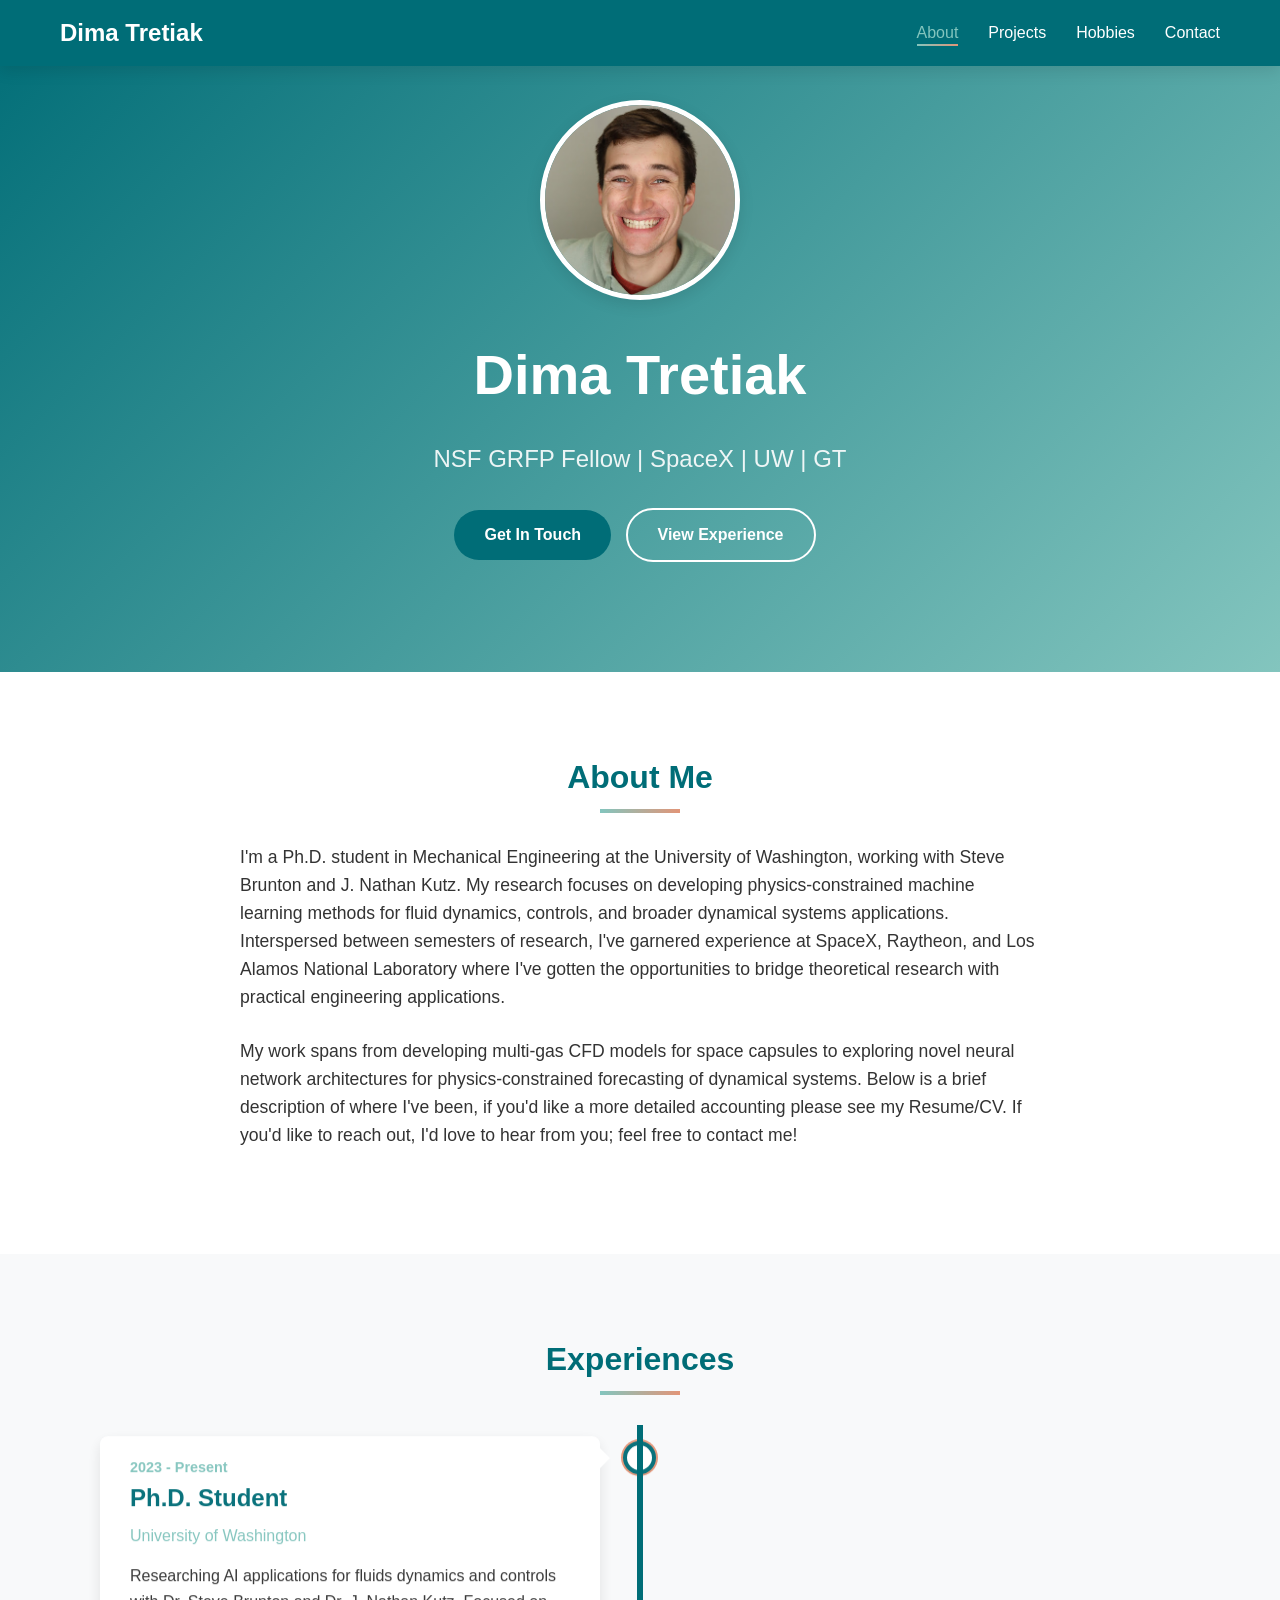
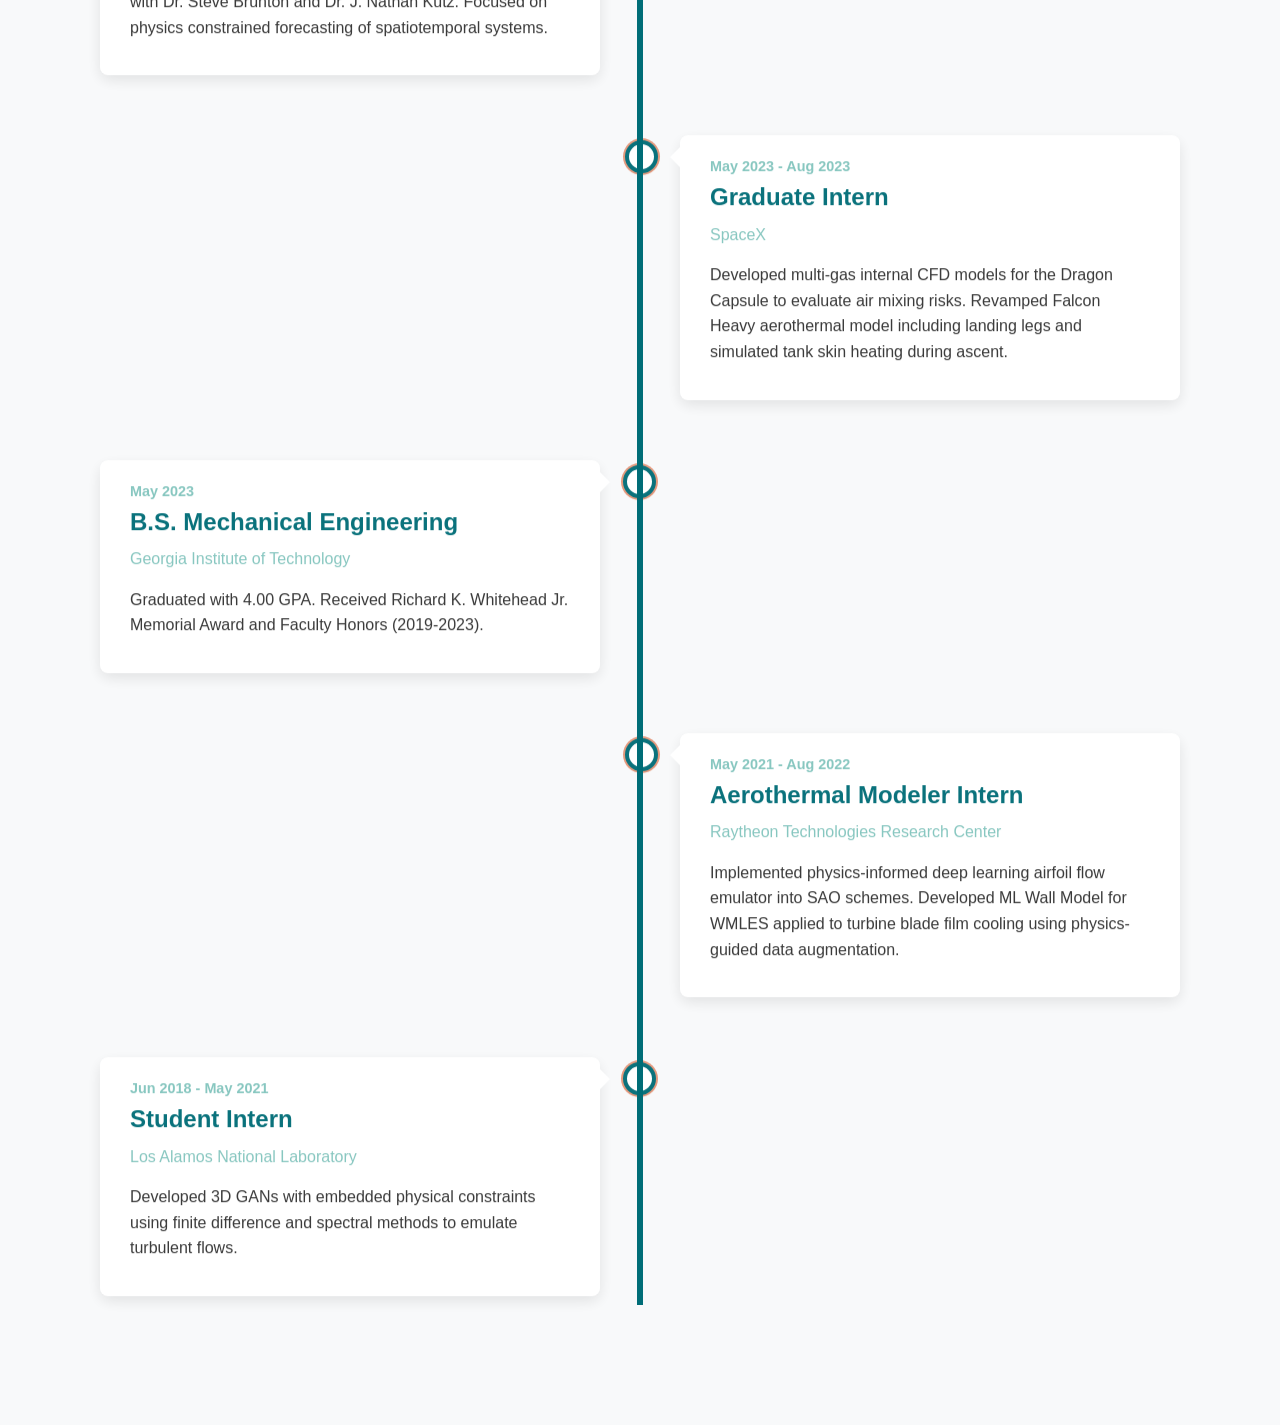
<file: index.html>
<!DOCTYPE html>
<html lang="en">

<head>
    <meta charset="UTF-8">
    <meta name="viewport" content="width=device-width, initial-scale=1.0">
    <title>Dima Tretiak | Researcher in Fluid Dynamics & Machine Learning</title>
    <meta http-equiv="refresh" content="0; url=pages/about.html">
</head>

<body>
    <p>Redirecting to <a href="pages/about.html">about page</a>...</p>
</body>

</html>
</file>
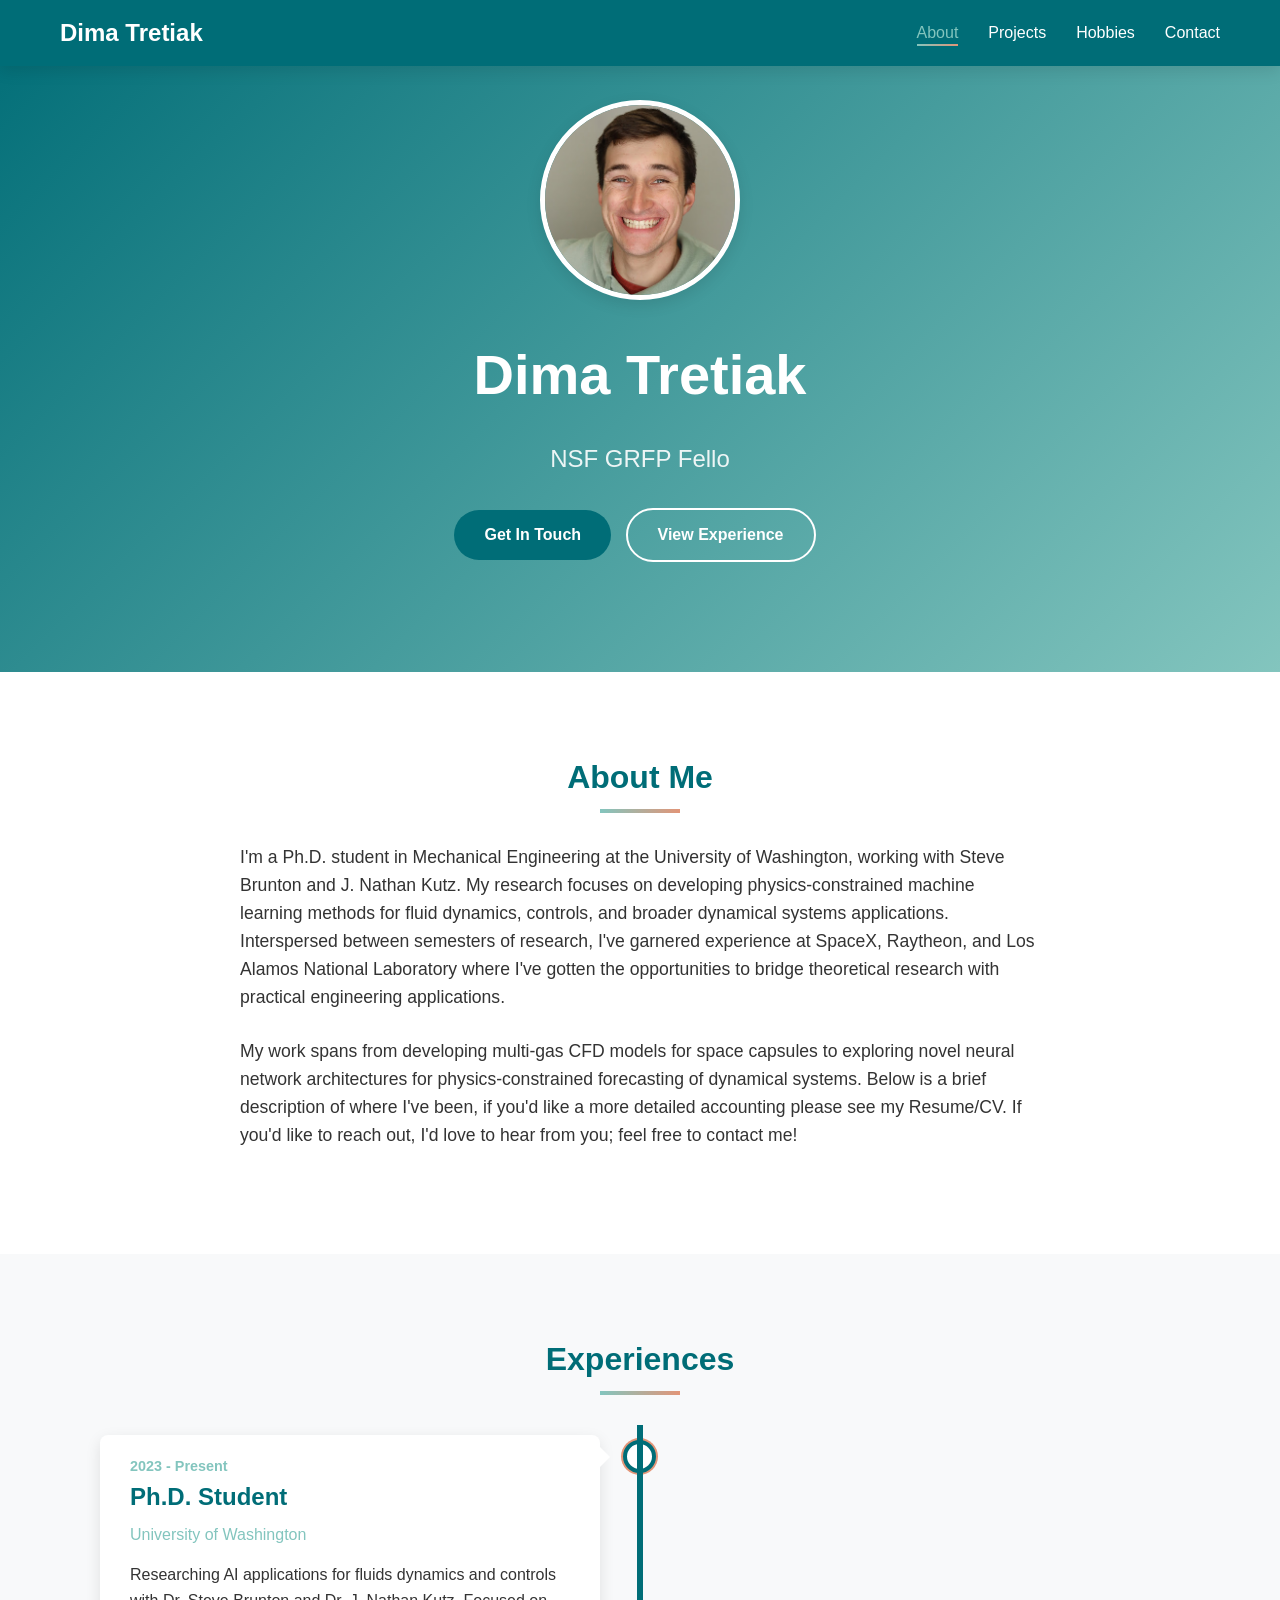
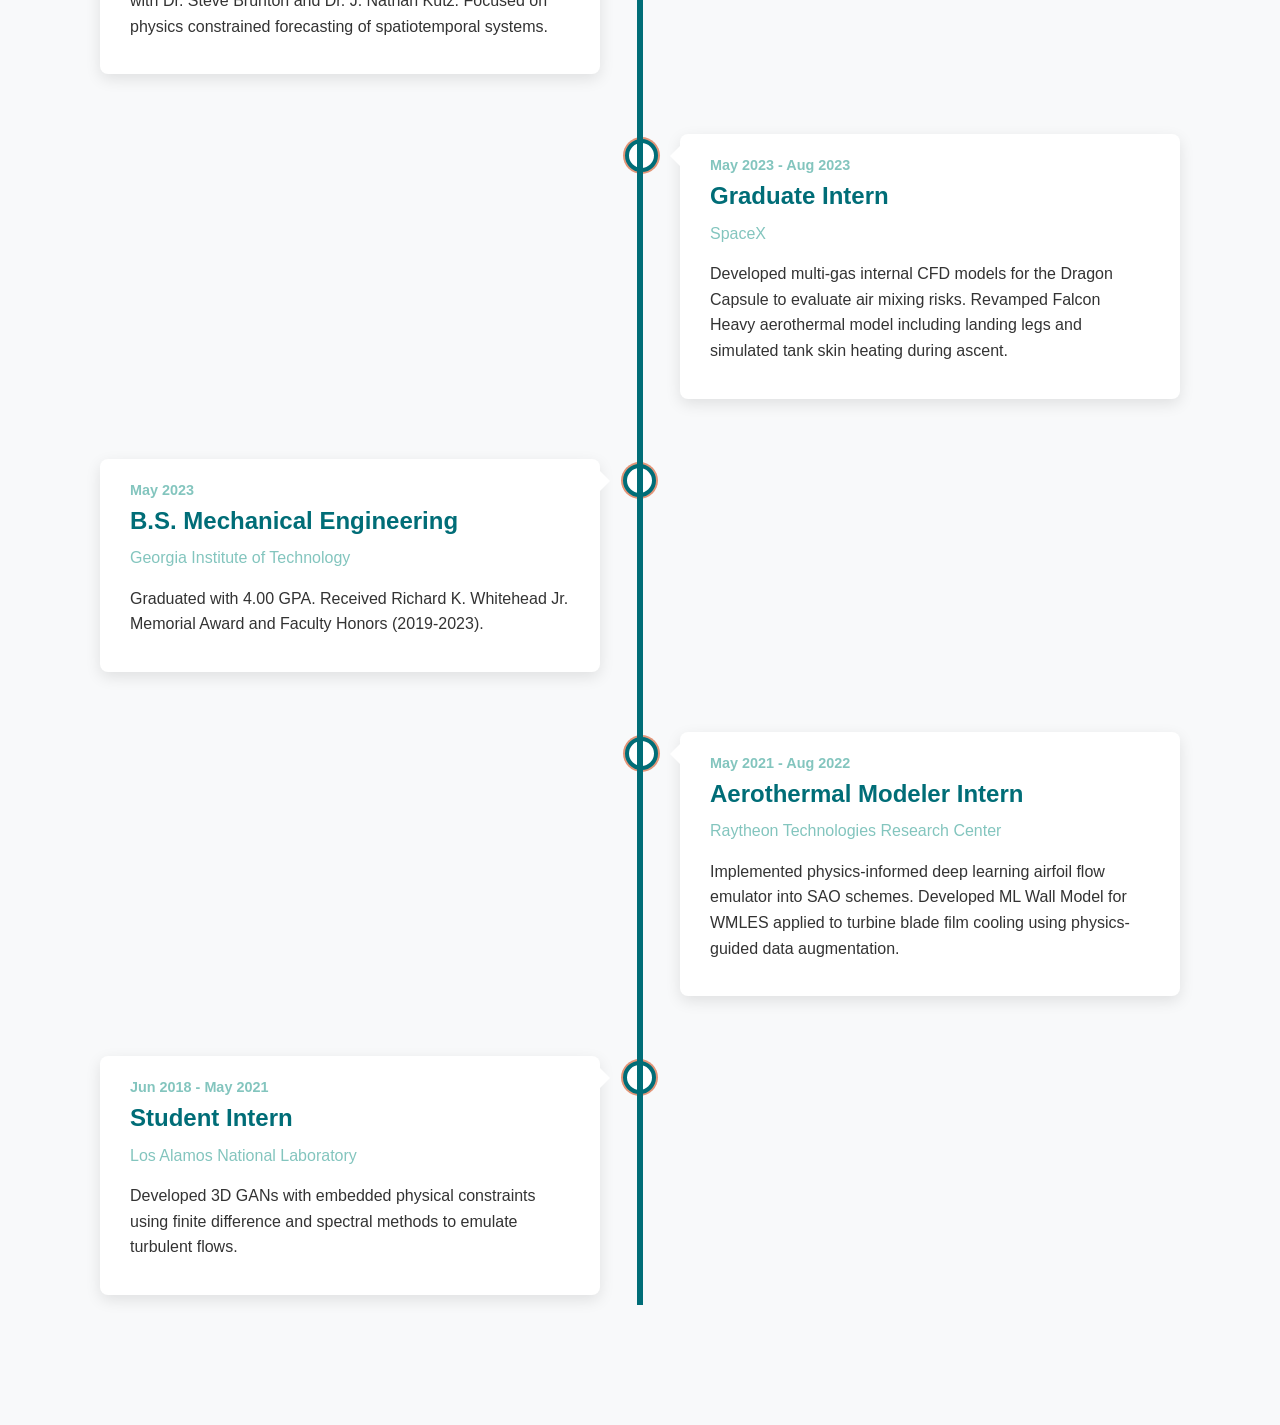
<file: pages/about.html>
<!DOCTYPE html>
<html lang="en">

<head>
    <meta charset="UTF-8">
    <meta name="viewport" content="width=device-width, initial-scale=1.0">
    <title>About | Dima Tretiak</title>
    <link rel="stylesheet" href="https://cdnjs.cloudflare.com/ajax/libs/font-awesome/6.0.0-beta3/css/all.min.css">
    <link rel="stylesheet" href="../assets/css/styles.css">
</head>

<body>
    <header>
        <nav class="container">
            <div class="logo">
                <h3>Dima Tretiak</h3>
            </div>
            <ul class="nav-links">
                <li><a href="about.html" class="active">About</a></li>
                <li><a href="projects.html">Projects</a></li>
                <li><a href="hobbies.html">Hobbies</a></li>
                <li><a href="contact.html">Contact</a></li>
            </ul>
            <div class="burger">
                <div class="line1"></div>
                <div class="line2"></div>
                <div class="line3"></div>
            </div>
        </nav>
    </header>

    <main>
        <!-- Hero Section -->
        <section class="hero">
            <div class="hero-content">
                <div class="profile-image-hero">
                    <img src="../assets/images/DT_Headshot.jpg" alt="Dima Tretiak">
                </div>
                <h1>Dima Tretiak</h1>
                <p class="hero-subtitle">NSF GRFP Fellow | SpaceX | UW | GT</p>
                <div class="hero-buttons">
                    <a href="contact.html" class="btn">Get In Touch</a>
                    <a href="#timeline" class="btn btn-outline">View Experience</a>
                </div>
            </div>
        </section>

        <!-- About Section -->
        <section class="about-section">
            <div class="container">
                <h2>About Me</h2>
                <div class="about-content">
                    <div class="about-text">
                        <p> I'm a Ph.D. student in Mechanical Engineering at the University of Washington, working with
                            Steve Brunton and J. Nathan Kutz. My research focuses on developing physics-constrained
                            machine learning methods for fluid dynamics, controls, and broader dynamical systems
                            applications. Interspersed between semesters of research, I've garnered experience
                            at SpaceX, Raytheon, and Los Alamos National Laboratory where I've gotten the opportunities
                            to bridge theoretical research with practical engineering applications.</p>

                        <p>My work spans from developing multi-gas CFD models for space capsules to exploring novel
                            neural network architectures for physics-constrained forecasting of dynamical systems. Below
                            is a brief description of where I've been, if you'd like a more detailed accounting please
                            see my Resume/CV. If you'd like to reach out, I'd love to hear from you; feel free to
                            contact me!</p>
                    </div>
                </div>
            </div>
        </section>

        <!-- Experience Timeline -->
        <section class="experience-section" id="timeline">
            <div class="container">
                <h2>Experiences</h2>
                <div class="timeline">
                    <div class="timeline-item left">
                        <div class="timeline-content">
                            <div class="timeline-date">2023 - Present</div>
                            <h3>Ph.D. Student</h3>
                            <h4>University of Washington</h4>
                            <p>Researching AI applications for fluids dynamics and controls with Dr.
                                Steve Brunton and Dr. J. Nathan Kutz. Focused on physics constrained
                                forecasting of spatiotemporal systems.
                            </p>
                        </div>
                    </div>

                    <div class="timeline-item right">
                        <div class="timeline-content">
                            <div class="timeline-date">May 2023 - Aug 2023</div>
                            <h3>Graduate Intern</h3>
                            <h4>SpaceX</h4>
                            <p>Developed multi-gas internal CFD models for the Dragon Capsule to evaluate air mixing
                                risks. Revamped Falcon Heavy aerothermal model including landing legs and simulated
                                tank skin heating during ascent.</p>
                        </div>
                    </div>

                    <div class="timeline-item left">
                        <div class="timeline-content">
                            <div class="timeline-date">May 2023</div>
                            <h3>B.S. Mechanical Engineering</h3>
                            <h4>Georgia Institute of Technology</h4>
                            <p>Graduated with 4.00 GPA. Received Richard K. Whitehead Jr. Memorial Award and Faculty
                                Honors (2019-2023).</p>
                        </div>
                    </div>

                    <div class="timeline-item right">
                        <div class="timeline-content">
                            <div class="timeline-date">May 2021 - Aug 2022</div>
                            <h3>Aerothermal Modeler Intern</h3>
                            <h4>Raytheon Technologies Research Center</h4>
                            <p>Implemented physics-informed deep learning airfoil flow emulator into SAO schemes.
                                Developed ML Wall Model for WMLES applied to turbine blade film cooling using
                                physics-guided data augmentation.</p>
                        </div>
                    </div>

                    <div class="timeline-item left">
                        <div class="timeline-content">
                            <div class="timeline-date">Jun 2018 - May 2021</div>
                            <h3>Student Intern</h3>
                            <h4>Los Alamos National Laboratory</h4>
                            <p>Developed 3D GANs with embedded physical constraints using finite difference and spectral
                                methods to emulate turbulent flows.</p>
                        </div>
                    </div>


                </div>
            </div>
        </section>
    </main>

    <script src="../assets/js/script.js"></script>
</body>

</html>
</file>
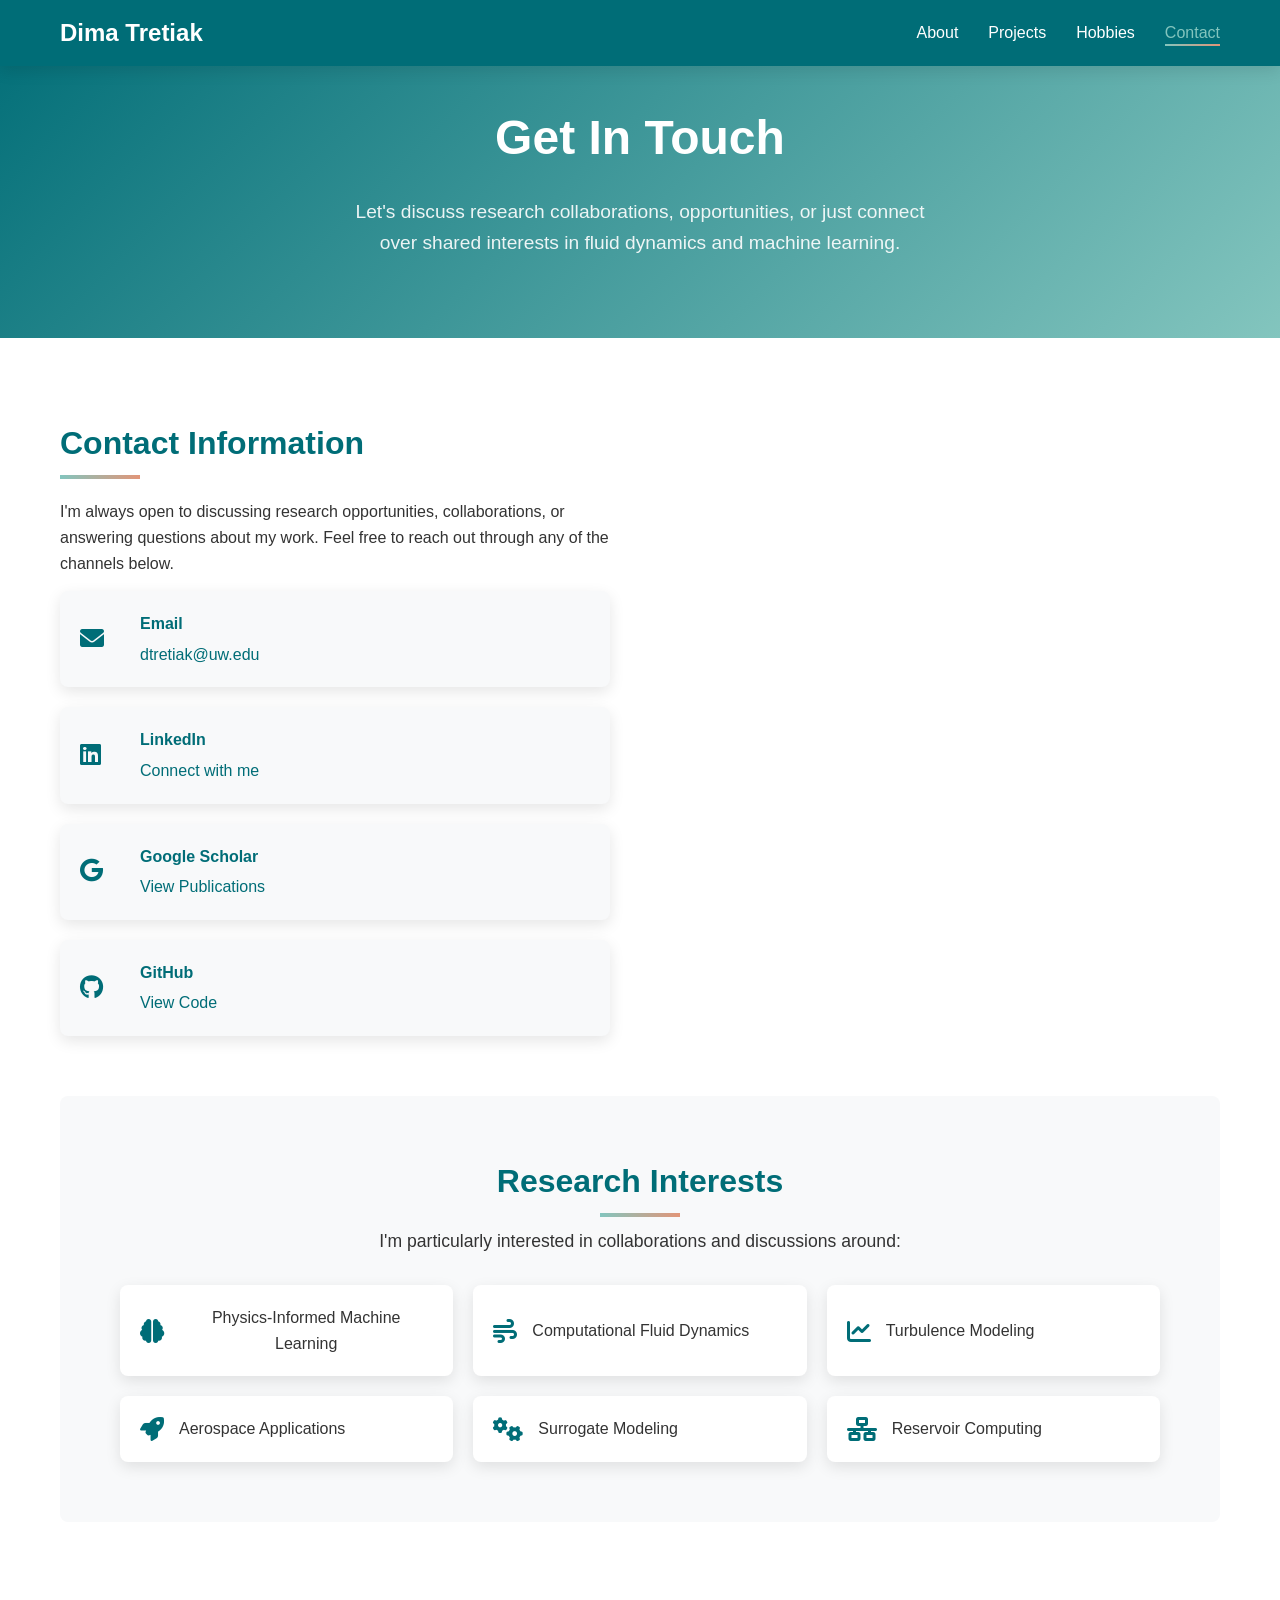
<file: pages/contact.html>
<!DOCTYPE html>
<html lang="en">

<head>
    <meta charset="UTF-8">
    <meta name="viewport" content="width=device-width, initial-scale=1.0">
    <title>Contact | Dima Tretiak</title>
    <link rel="stylesheet" href="https://cdnjs.cloudflare.com/ajax/libs/font-awesome/6.0.0-beta3/css/all.min.css">
    <link rel="stylesheet" href="../assets/css/styles.css">
</head>

<body>
    <header>
        <nav class="container">
            <div class="logo">
                <h3>Dima Tretiak</h3>
            </div>
            <ul class="nav-links">
                <li><a href="about.html">About</a></li>
                <li><a href="projects.html">Projects</a></li>
                <li><a href="hobbies.html">Hobbies</a></li>
                <li><a href="contact.html" class="active">Contact</a></li>
            </ul>
            <div class="burger">
                <div class="line1"></div>
                <div class="line2"></div>
                <div class="line3"></div>
            </div>
        </nav>
    </header>

    <main>
        <!-- Contact Hero -->
        <section class="contact-hero">
            <div class="container">
                <h1>Get In Touch</h1>
                <p>Let's discuss research collaborations, opportunities, or just connect over shared interests in fluid
                    dynamics and machine learning.</p>
            </div>
        </section>

        <!-- Contact Information -->
        <section class="contact-section">
            <div class="container">
                <div class="contact-grid">
                    <div class="contact-info">
                        <h2>Contact Information</h2>
                        <p>I'm always open to discussing research opportunities, collaborations, or answering questions
                            about my work. Feel free to reach out through any of the channels below.</p>

                        <div class="contact-items">
                            <div class="contact-item">
                                <div class="contact-icon">
                                    <i class="fas fa-envelope"></i>
                                </div>
                                <div class="contact-text">
                                    <h4>Email</h4>
                                    <p><a href="mailto:dtretiak@uw.edu">dtretiak@uw.edu</a></p>
                                </div>
                            </div>

                            <div class="contact-item">
                                <div class="contact-icon">
                                    <i class="fab fa-linkedin"></i>
                                </div>
                                <div class="contact-text">
                                    <h4>LinkedIn</h4>
                                    <p><a href="#" target="_blank">Connect with me</a></p>
                                </div>
                            </div>

                            <div class="contact-item">
                                <div class="contact-icon">
                                    <i class="fab fa-google"></i>
                                </div>
                                <div class="contact-text">
                                    <h4>Google Scholar</h4>
                                    <p><a href="#" target="_blank">View Publications</a></p>
                                </div>
                            </div>

                            <div class="contact-item">
                                <div class="contact-icon">
                                    <i class="fab fa-github"></i>
                                </div>
                                <div class="contact-text">
                                    <h4>GitHub</h4>
                                    <p><a href="#" target="_blank">View Code</a></p>
                                </div>
                            </div>
                        </div>
                    </div>
                </div>

                <!-- Research Interests -->
                <div class="research-interests">
                    <h2>Research Interests</h2>
                    <p>I'm particularly interested in collaborations and discussions around:</p>
                    <div class="interests-grid">
                        <div class="interest-tag">
                            <i class="fas fa-brain"></i>
                            <span>Physics-Informed Machine Learning</span>
                        </div>
                        <div class="interest-tag">
                            <i class="fas fa-wind"></i>
                            <span>Computational Fluid Dynamics</span>
                        </div>
                        <div class="interest-tag">
                            <i class="fas fa-chart-line"></i>
                            <span>Turbulence Modeling</span>
                        </div>
                        <div class="interest-tag">
                            <i class="fas fa-rocket"></i>
                            <span>Aerospace Applications</span>
                        </div>
                        <div class="interest-tag">
                            <i class="fas fa-cogs"></i>
                            <span>Surrogate Modeling</span>
                        </div>
                        <div class="interest-tag">
                            <i class="fas fa-network-wired"></i>
                            <span>Reservoir Computing</span>
                        </div>
                    </div>
                </div>
            </div>
        </section>
    </main>

    <script src="../assets/js/script.js"></script>
</body>

</html>
</file>
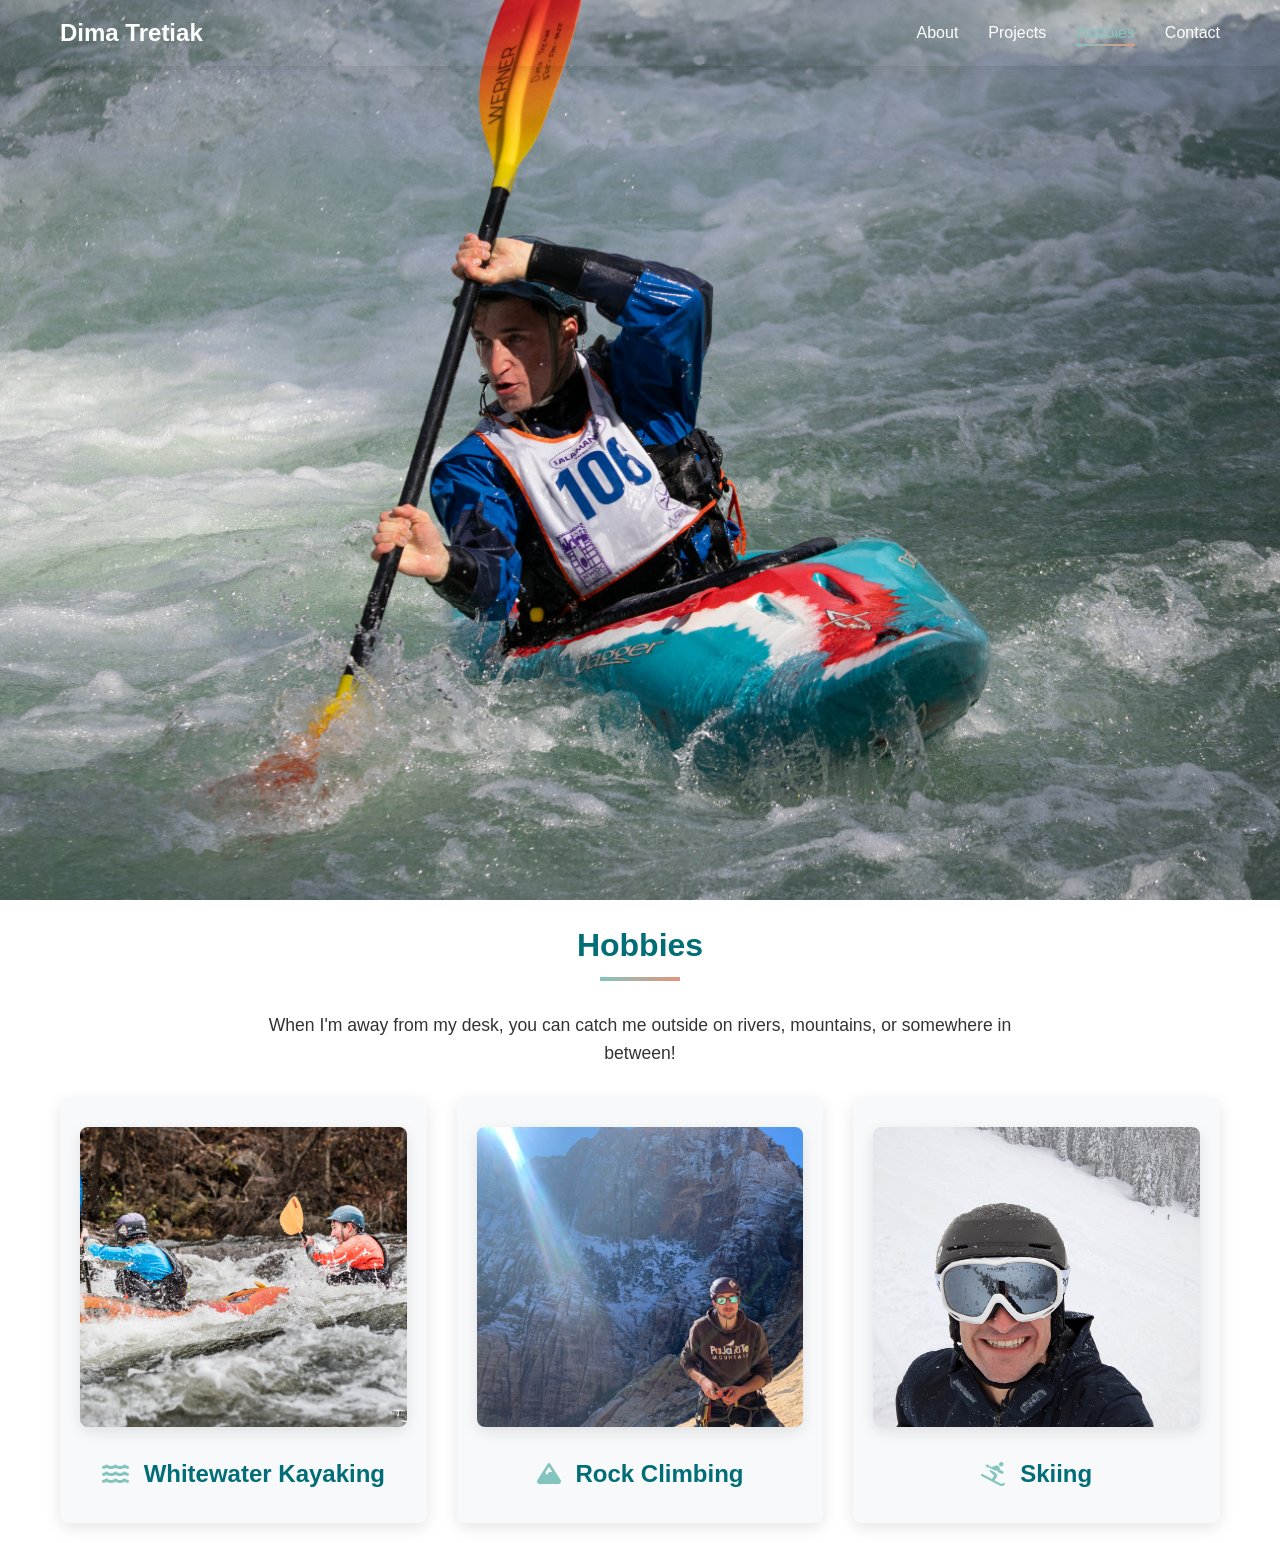
<file: pages/hobbies.html>
<!DOCTYPE html>
<html lang="en">

<head>
    <meta charset="UTF-8">
    <meta name="viewport" content="width=device-width, initial-scale=1.0">
    <title>Hobbies | Dima Tretiak</title>
    <link rel="stylesheet" href="https://cdnjs.cloudflare.com/ajax/libs/font-awesome/6.0.0-beta3/css/all.min.css">
    <link rel="stylesheet" href="../assets/css/styles.css">
</head>

<body class="hobbies-page">
    <header class="hobbies-header">
        <nav class="container">
            <div class="logo">
                <h3>Dima Tretiak</h3>
            </div>
            <ul class="nav-links">
                <li><a href="about.html">About</a></li>
                <li><a href="projects.html">Projects</a></li>
                <li><a href="hobbies.html" class="active">Hobbies</a></li>
                <li><a href="contact.html">Contact</a></li>
            </ul>
            <div class="burger">
                <div class="line1"></div>
                <div class="line2"></div>
                <div class="line3"></div>
            </div>
        </nav>
    </header>

    <main> <!-- Full Screen Hero -->
        <section class="hobbies-hero">
            <div class="hero-image">
                <img src="../assets/images/CWF_2_compressed.jpg" data-high-res="../assets/images/CWF_2.jpg"
                    alt="Adventure and Outdoor Activities" class="progressive-image">
            </div>
            <!-- <div class="hero-overlay">
                <div class="hero-content">
                    <h1>Beyond the Lab</h1>
                    <p>Exploring the world through adventure and outdoor pursuits</p>
                    <div class="scroll-indicator">
                        <i class="fas fa-chevron-down"></i>
                        <span>Scroll to explore</span>
                    </div>
                </div>
            </div> -->
        </section>

        <!-- Hobbies Content -->
        <section class="hobbies-content">
            <div class="container">
                <div class="hobby-intro">
                    <h2>Hobbies</h2>
                    <p>When I'm away from my desk, you can catch me outside on rivers, mountains, or somewhere in
                        between!</p>
                </div>

                <div class="hobbies-grid">
                    <div class="hobby-card">
                        <div class="hobby-image">
                            <img src="../assets/images/duocoee.jpg" alt="Whitewater Kayaking" class="kayaking-image">
                        </div>
                        <div class="hobby-content">
                            <h3><i class="fas fa-water"></i> Whitewater Kayaking</h3>
                        </div>
                    </div>

                    <div class="hobby-card">
                        <div class="hobby-image">
                            <img src="../assets//images/climbRR.jpg" alt="Rock Climbing">
                        </div>
                        <div class="hobby-content">
                            <h3><i class="fas fa-mountain"></i> Rock Climbing</h3>
                        </div>
                    </div>

                    <div class="hobby-card">
                        <div class="hobby-image">
                            <img src="../assets/images/ski!.jpg" alt="Skiing">
                        </div>
                        <div class="hobby-content">
                            <h3><i class="fas fa-skiing"></i> Skiing</h3>
                        </div>
                    </div>
                </div>
            </div>
        </section>
    </main>

    <script src="../assets/js/script.js"></script>
</body>

</html>
</file>
<file: assets/css/styles.css>
:root {
    --primary-dark: #006D77;
    --lighter-accent: #83C5BE;
    --accent-pop: #E29578;
    --text-dark: #333;
    --text-light: #fff;
    --light-bg: #f8f9fa;
    --card-bg: #fff;
    --border-radius: 8px;
    --shadow: 0 5px 15px rgba(0, 0, 0, 0.1);
    --shadow-hover: 0 15px 30px rgba(0, 0, 0, 0.15);
}

* {
    margin: 0;
    padding: 0;
    box-sizing: border-box;
}

body {
    font-family: 'Segoe UI', Tahoma, Geneva, Verdana, sans-serif;
    line-height: 1.6;
    color: var(--text-dark);
    background-color: var(--light-bg);
    padding-top: 80px;
}

.container {
    max-width: 1200px;
    margin: 0 auto;
    padding: 0 20px;
}

/* Header Styles */
header {
    background-color: var(--primary-dark);
    color: var(--text-light);
    padding: 20px 0;
    position: fixed;
    width: 100%;
    top: 0;
    z-index: 1000;
    box-shadow: var(--shadow);
    transition: all 0.3s ease;
}

header.scrolled {
    padding: 10px 0;
    background-color: rgba(0, 109, 119, 0.95);
    backdrop-filter: blur(10px);
}

nav {
    display: flex;
    justify-content: space-between;
    align-items: center;
}

.logo {
    display: flex;
    align-items: center;
}

.logo h3 {
    color: var(--text-light);
    font-size: 1.5rem;
    transition: color 0.3s ease;
    margin: 0;
    line-height: 1;
}

.logo h3:hover {
    color: var(--accent-pop);
}

.nav-links {
    display: flex;
    list-style: none;
    gap: 30px;
}

.nav-links a {
    color: var(--text-light);
    text-decoration: none;
    font-weight: 500;
    transition: color 0.3s ease;
    position: relative;
}

.nav-links a:hover,
.nav-links a.active {
    color: var(--lighter-accent);
}

.nav-links a.active::after {
    content: '';
    position: absolute;
    bottom: -5px;
    left: 0;
    width: 100%;
    height: 2px;
    background: linear-gradient(90deg, var(--lighter-accent) 0%, var(--accent-pop) 100%);
}

.burger {
    display: none;
    flex-direction: column;
    cursor: pointer;
}

.burger div {
    width: 25px;
    height: 3px;
    background-color: var(--text-light);
    margin: 3px 0;
    transition: 0.3s;
}

/* Typography */
h1,
h2,
h3,
h4 {
    margin-bottom: 20px;
    color: var(--primary-dark);
}

h1 {
    font-size: 2.5rem;
}

h2 {
    font-size: 2rem;
    text-align: center;
    margin-bottom: 40px;
    position: relative;
}

h2::after {
    content: '';
    position: absolute;
    bottom: -10px;
    left: 50%;
    transform: translateX(-50%);
    width: 80px;
    height: 4px;
    background: linear-gradient(90deg, var(--lighter-accent) 0%, var(--accent-pop) 100%);
}

h3 {
    font-size: 1.5rem;
}

p {
    margin-bottom: 15px;
}

a {
    color: var(--primary-dark);
    text-decoration: none;
    transition: color 0.3s ease;
}

a:hover {
    color: var(--lighter-accent);
}

/* Button Styles */
.btn {
    display: inline-block;
    background-color: var(--primary-dark);
    color: var(--text-light);
    padding: 12px 30px;
    border-radius: 30px;
    font-weight: 600;
    margin-right: 10px;
    margin-bottom: 10px;
    transition: all 0.3s ease;
    border: none;
    cursor: pointer;
}

.btn:hover {
    background-color: var(--lighter-accent);
    color: var(--text-dark);
    transform: translateY(-3px);
    box-shadow: var(--shadow-hover);
    border: 2px solid var(--accent-pop);
}

.btn-outline {
    background-color: transparent;
    border: 2px solid var(--text-light);
    color: var(--text-light);
}

.btn-outline:hover {
    background-color: var(--text-light);
    color: var(--primary-dark);
}

/* ABOUT PAGE STYLES */
.hero {
    background: linear-gradient(135deg, var(--primary-dark) 0%, var(--lighter-accent) 100%);
    color: var(--text-light);
    padding: 100px 0;
    text-align: center;
    margin-top: -80px;
}

.hero-content {
    max-width: 800px;
    margin: 0 auto;
}

.profile-image-hero {
    width: 200px;
    height: 200px;
    border-radius: 50%;
    overflow: hidden;
    margin: 0 auto 30px;
    border: 5px solid var(--text-light);
    box-shadow: var(--shadow);
}

.profile-image-hero img {
    width: 100%;
    height: 100%;
    object-fit: cover;
}

.hero h1 {
    font-size: 3.5rem;
    margin-bottom: 20px;
    color: var(--text-light);
}

.hero-subtitle {
    font-size: 1.5rem;
    margin-bottom: 30px;
    opacity: 0.9;
}

.hero-buttons {
    margin-top: 30px;
}

.about-section {
    padding: 80px 0;
    background-color: var(--card-bg);
}

.about-content {
    max-width: 800px;
    margin: 0 auto;
    text-align: center;
}

.about-text p {
    font-size: 1.1rem;
    margin-bottom: 25px;
    text-align: left;
}

.experience-section {
    padding: 80px 0;
    background-color: var(--light-bg);
}

/* Timeline */
.timeline {
    position: relative;
    max-width: 1200px;
    margin: 0 auto;
}

.timeline::after {
    content: '';
    position: absolute;
    width: 6px;
    background-color: var(--primary-dark);
    top: 0;
    bottom: 0;
    left: 50%;
    margin-left: -3px;
}

.timeline-item {
    padding: 10px 40px;
    position: relative;
    background-color: inherit;
    width: 50%;
    margin-bottom: 40px;
}

.timeline-item::after {
    content: '';
    position: absolute;
    width: 25px;
    height: 25px;
    background-color: var(--card-bg);
    border: 4px solid var(--primary-dark);
    top: 15px;
    border-radius: 50%;
    z-index: 1;
    box-shadow: 0 0 0 2px var(--accent-pop);
}

.left::after {
    right: -15.5px;
}

.right::after {
    left: -15.5px;
}

.left {
    left: 0;
}

.right {
    left: 50%;
}

.left::before {
    content: " ";
    height: 0;
    position: absolute;
    top: 22px;
    width: 0;
    z-index: 1;
    right: 30px;
    border: medium solid var(--card-bg);
    border-width: 10px 0 10px 10px;
    border-color: transparent transparent transparent var(--card-bg);
}

.right::before {
    content: " ";
    height: 0;
    position: absolute;
    top: 22px;
    width: 0;
    z-index: 1;
    left: 30px;
    border: medium solid var(--card-bg);
    border-width: 10px 10px 10px 0;
    border-color: transparent var(--card-bg) transparent transparent;
}

.timeline-content {
    padding: 20px 30px;
    background-color: var(--card-bg);
    position: relative;
    border-radius: var(--border-radius);
    box-shadow: var(--shadow);
    transition: transform 0.3s ease, box-shadow 0.3s ease;
}

.timeline-content:hover {
    transform: translateY(-5px);
    box-shadow: var(--shadow-hover);
}

.timeline-date {
    color: var(--lighter-accent);
    font-weight: bold;
    font-size: 0.9rem;
}

.timeline-content h3 {
    color: var(--primary-dark);
    margin-bottom: 5px;
}

.timeline-content h4 {
    color: var(--lighter-accent);
    margin-bottom: 15px;
    font-weight: 500;
}

/* PROJECTS PAGE STYLES */
.projects-hero {
    background: linear-gradient(135deg, var(--primary-dark) 0%, var(--lighter-accent) 100%);
    color: var(--text-light);
    padding: 100px 0 80px;
    text-align: center;
    margin-top: -80px;
}

.projects-hero h1 {
    color: var(--text-light);
    font-size: 3rem;
}

.projects-hero p {
    font-size: 1.2rem;
    max-width: 600px;
    margin: 0 auto;
    opacity: 0.9;
}

.projects-section {
    padding: 80px 0;
    background-color: var(--card-bg);
}

.projects-grid {
    display: grid;
    grid-template-columns: repeat(auto-fit, minmax(350px, 1fr));
    gap: 30px;
    margin-top: 40px;
}

.project-card {
    background-color: var(--card-bg);
    border-radius: var(--border-radius);
    box-shadow: var(--shadow);
    overflow: hidden;
    transition: transform 0.3s ease, box-shadow 0.3s ease;
}

.project-card:hover {
    transform: translateY(-10px);
    box-shadow: var(--shadow-hover);
    border-top: 3px solid var(--accent-pop);
}

.project-card.template {
    opacity: 0.7;
    border: 2px dashed var(--lighter-accent);
}

.project-image {
    height: 200px;
    overflow: hidden;
}

.project-image img {
    width: 100%;
    height: 100%;
    object-fit: cover;
    transition: transform 0.3s ease;
}

.project-card:hover .project-image img {
    transform: scale(1.05);
}

.placeholder-image {
    height: 100%;
    background-color: var(--light-bg);
    display: flex;
    align-items: center;
    justify-content: center;
    color: var(--lighter-accent);
    font-size: 3rem;
}

.project-content {
    padding: 25px;
}

.project-content h3 {
    color: var(--primary-dark);
    margin-bottom: 15px;
}

.project-content p {
    color: var(--text-dark);
    margin-bottom: 20px;
    line-height: 1.6;
}

.project-tags {
    display: flex;
    flex-wrap: wrap;
    gap: 10px;
    margin-bottom: 20px;
}

.tag {
    background-color: var(--lighter-accent);
    color: var(--text-dark);
    padding: 5px 12px;
    border-radius: 20px;
    font-size: 0.85rem;
    font-weight: 500;
}

.tag.accent-pop {
    background-color: var(--accent-pop);
    color: var(--text-light);
}

.project-link {
    display: inline-flex;
    align-items: center;
    gap: 8px;
    color: var(--primary-dark);
    font-weight: 600;
    transition: color 0.3s ease;
}

.project-link:hover {
    color: var(--lighter-accent);
}

/* HIGHLIGHTED PROJECTS STYLES */
.highlighted-projects-section {
    padding: 60px 0;
    background-color: var(--card-bg);
}

.highlighted-projects-grid {
    display: grid;
    grid-template-columns: repeat(auto-fit, minmax(400px, 1fr));
    gap: 40px;
    margin-top: 40px;
}

.project-card.featured {
    background: linear-gradient(135deg, var(--card-bg) 0%, var(--light-bg) 100%);
    border: 2px solid var(--lighter-accent);
    box-shadow: 0 10px 25px rgba(0, 109, 119, 0.15);
}

.project-card.featured:hover {
    transform: translateY(-8px);
    box-shadow: 0 20px 40px rgba(0, 109, 119, 0.2);
    border-color: var(--accent-pop);
    border-top: 2px solid var(--accent-pop);
}

.project-card.featured .project-content h3 {
    color: var(--primary-dark);
    font-size: 1.4rem;
}

.project-card.featured .project-image {
    height: 250px;
}

/* ADDITIONAL PROJECTS STYLES */
.additional-projects-section {
    padding: 60px 0;
    background-color: var(--light-bg);
}

.additional-projects-section h2 {
    margin-bottom: 20px;
}

.additional-projects-section .projects-grid {
    margin-top: 40px;
}

/* HOBBIES PAGE STYLES */
.hobbies-page {
    padding-top: 0;
}

.hobbies-header {
    background-color: transparent;
    position: absolute;
    z-index: 1001;
    transition: all 0.3s ease;
}

.hobbies-header.scrolled {
    background-color: var(--primary-dark);
    position: fixed;
}

.hobbies-hero {
    height: 100vh;
    position: relative;
    overflow: hidden;
}

.hero-image {
    position: absolute;
    top: 0;
    left: 0;
    width: 100%;
    height: 100%;
}

.hero-image img {
    width: 100%;
    height: 100%;
    object-fit: cover;
    transition: opacity 0.5s ease-in-out;
}

/* Progressive image loading */
.progressive-image {
    transition: opacity 0.5s ease-in-out;
}

.progressive-image.loading {
    opacity: 0.8;
}

.progressive-image.loaded {
    opacity: 1;
}

.hero-overlay {
    position: absolute;
    top: 0;
    left: 0;
    width: 100%;
    height: 100%;
    background: linear-gradient(45deg, rgba(0, 109, 119, 0.7), rgba(131, 197, 190, 0.7));
    display: flex;
    align-items: center;
    justify-content: center;
    text-align: center;
}

.hero-overlay .hero-content h1 {
    color: var(--text-light);
    font-size: 4rem;
    margin-bottom: 20px;
}

.hero-overlay .hero-content p {
    color: var(--text-light);
    font-size: 1.5rem;
    margin-bottom: 40px;
}

.scroll-indicator {
    position: absolute;
    bottom: 30px;
    left: 50%;
    transform: translateX(-50%);
    color: var(--text-light);
    text-align: center;
    animation: bounce 2s infinite;
}

.scroll-indicator i {
    display: block;
    font-size: 2rem;
    margin-bottom: 10px;
}

@keyframes bounce {

    0%,
    20%,
    50%,
    80%,
    100% {
        transform: translateY(0) translateX(-50%);
    }

    40% {
        transform: translateY(-20px) translateX(-50%);
    }

    60% {
        transform: translateY(-10px) translateX(-50%);
    }
}

.hobbies-content {
    padding: 20px 0;
    background-color: var(--card-bg);
}

.hobby-intro {
    text-align: center;
    max-width: 800px;
    margin: 0 auto 30px;
}

.hobby-intro h2 {
    color: var(--primary-dark);
}

.hobby-intro p {
    font-size: 1.1rem;
    color: var(--text-dark);
}

.hobbies-grid {
    display: flex;
    flex-direction: row;
    gap: 30px;
    justify-content: center;
    flex-wrap: wrap;
}

.hobby-card {
    display: flex;
    flex-direction: column;
    align-items: center;
    gap: 20px;
    background-color: var(--light-bg);
    border-radius: var(--border-radius);
    padding: 30px 20px;
    box-shadow: var(--shadow);
    transition: transform 0.3s ease, box-shadow 0.3s ease;
    flex: 1;
    max-width: 380px;
    min-width: 320px;
}

.hobby-card:hover {
    transform: translateY(-5px);
    box-shadow: var(--shadow-hover);
}



.hobby-image {
    width: 100%;
}

.hobby-image img {
    width: 100%;
    height: 300px;
    object-fit: cover;
    border-radius: var(--border-radius);
    box-shadow: var(--shadow);
}

/* Specific positioning for kayaking image */
.kayaking-image {
    object-position: 80% center;
}

.hobby-content {
    text-align: center;
    width: 100%;
}

.hobby-content h3 {
    color: var(--primary-dark);
    margin-bottom: 0;
    display: flex;
    align-items: center;
    justify-content: center;
    gap: 15px;
}

.hobby-content h3 i {
    color: var(--lighter-accent);
    font-size: 1.5rem;
}

.hobby-content p {
    color: var(--text-dark);
    margin-bottom: 20px;
    line-height: 1.7;
}

.hobby-philosophy {
    background-color: var(--primary-dark);
    color: var(--text-light);
    padding: 60px;
    border-radius: var(--border-radius);
    margin-top: 60px;
    text-align: center;
}

.hobby-philosophy h2 {
    color: var(--text-light);
}

.hobby-philosophy p {
    font-size: 1.1rem;
    line-height: 1.7;
    max-width: 800px;
    margin: 0 auto 20px;
}

/* CONTACT PAGE STYLES */
.contact-hero {
    background: linear-gradient(135deg, var(--primary-dark) 0%, var(--lighter-accent) 100%);
    color: var(--text-light);
    padding: 100px 0 80px;
    text-align: center;
    margin-top: -80px;
}

.contact-hero h1 {
    color: var(--text-light);
    font-size: 3rem;
}

.contact-hero p {
    font-size: 1.2rem;
    max-width: 600px;
    margin: 0 auto;
    opacity: 0.9;
}

.contact-section {
    padding: 80px 0;
    background-color: var(--card-bg);
}

.contact-grid {
    display: grid;
    grid-template-columns: 1fr 1fr;
    gap: 60px;
    margin-bottom: 60px;
}

.contact-info h2 {
    text-align: left;
    margin-bottom: 30px;
}

.contact-info h2::after {
    left: 0;
    transform: none;
}

.contact-items {
    display: flex;
    flex-direction: column;
    gap: 20px;
}

.contact-item {
    display: flex;
    align-items: center;
    background-color: var(--light-bg);
    padding: 20px;
    border-radius: var(--border-radius);
    box-shadow: var(--shadow);
    transition: transform 0.3s ease, box-shadow 0.3s ease;
}

.contact-item:hover {
    transform: translateY(-3px);
    box-shadow: var(--shadow-hover);
    border-left: 4px solid var(--accent-pop);
}

.contact-icon {
    font-size: 1.5rem;
    color: var(--primary-dark);
    margin-right: 20px;
    width: 40px;
}

.contact-text h4 {
    margin-bottom: 5px;
    color: var(--primary-dark);
}

.contact-text p {
    margin: 0;
    color: var(--text-dark);
}

.contact-form-container h2 {
    text-align: left;
    margin-bottom: 30px;
}

.contact-form-container h2::after {
    left: 0;
    transform: none;
}

.contact-form {
    background-color: var(--light-bg);
    padding: 40px;
    border-radius: var(--border-radius);
    box-shadow: var(--shadow);
}

.form-group {
    margin-bottom: 25px;
}

.form-group label {
    display: block;
    margin-bottom: 8px;
    font-weight: 600;
    color: var(--primary-dark);
}

.form-group input,
.form-group select,
.form-group textarea {
    width: 100%;
    padding: 12px 15px;
    border: 2px solid #ddd;
    border-radius: var(--border-radius);
    font-family: inherit;
    font-size: 1rem;
    transition: border-color 0.3s ease;
}

.form-group input:focus,
.form-group select:focus,
.form-group textarea:focus {
    outline: none;
    border-color: var(--primary-dark);
}

.form-group textarea {
    resize: vertical;
    min-height: 120px;
}

.research-interests {
    background-color: var(--light-bg);
    padding: 60px;
    border-radius: var(--border-radius);
    text-align: center;
}

.research-interests h2 {
    color: var(--primary-dark);
    margin-bottom: 20px;
}

.research-interests p {
    font-size: 1.1rem;
    margin-bottom: 30px;
    color: var(--text-dark);
}

.interests-grid {
    display: grid;
    grid-template-columns: repeat(auto-fit, minmax(250px, 1fr));
    gap: 20px;
    margin-top: 30px;
}

.interest-tag {
    display: flex;
    align-items: center;
    gap: 15px;
    background-color: var(--card-bg);
    padding: 20px;
    border-radius: var(--border-radius);
    box-shadow: var(--shadow);
    transition: transform 0.3s ease, box-shadow 0.3s ease;
}

.interest-tag:hover {
    transform: translateY(-3px);
    box-shadow: var(--shadow-hover);
}

.interest-tag i {
    color: var(--primary-dark);
    font-size: 1.5rem;
}

.interest-tag span {
    font-weight: 500;
    color: var(--text-dark);
}

/* Responsive Design */
@media screen and (max-width: 768px) {
    .burger {
        display: flex;
    }

    .nav-links {
        position: fixed;
        right: 0;
        height: 100vh;
        top: 0;
        background-color: var(--primary-dark);
        display: flex;
        flex-direction: column;
        align-items: center;
        width: 50%;
        transform: translateX(100%);
        transition: transform 0.5s ease-in;
        padding-top: 80px;
    }

    .nav-links.active {
        transform: translateX(0%);
    }

    .nav-links li {
        opacity: 0;
    }

    .nav-links.active li {
        opacity: 1;
    }

    .hero h1 {
        font-size: 2.5rem;
    }

    .hero-subtitle {
        font-size: 1.2rem;
    }

    .timeline::after {
        left: 31px;
    }

    .timeline-item {
        width: 100%;
        padding-left: 70px;
        padding-right: 25px;
    }

    .timeline-item::before {
        left: 60px;
        border: medium solid var(--card-bg);
        border-width: 10px 10px 10px 0;
        border-color: transparent var(--card-bg) transparent transparent;
    }

    .left::after,
    .right::after {
        left: 18.5px;
    }

    .right {
        left: 0%;
    }

    .contact-grid {
        grid-template-columns: 1fr;
        gap: 40px;
    }

    .hobby-card,
    .hobby-card.reverse {
        flex-direction: column;
        text-align: center;
    }

    .hobby-image {
        max-width: 100%;
    }

    .projects-grid {
        grid-template-columns: 1fr;
    }

    .highlighted-projects-grid {
        grid-template-columns: 1fr;
    }

    .hobby-philosophy {
        padding: 40px 20px;
    }
}

@media screen and (max-width: 480px) {
    .container {
        padding: 0 15px;
    }

    .hero h1 {
        font-size: 2rem;
    }

    .hero-subtitle {
        font-size: 1rem;
    }

    .timeline-item {
        padding-left: 50px;
    }

    .contact-form {
        padding: 20px;
    }

    .interests-grid {
        grid-template-columns: 1fr;
    }
}

/* Animation classes */
.fade-in {
    opacity: 0;
    transform: translateY(30px);
    transition: all 0.6s ease;
}

.fade-in.active {
    opacity: 1;
    transform: translateY(0);
}
</file>
